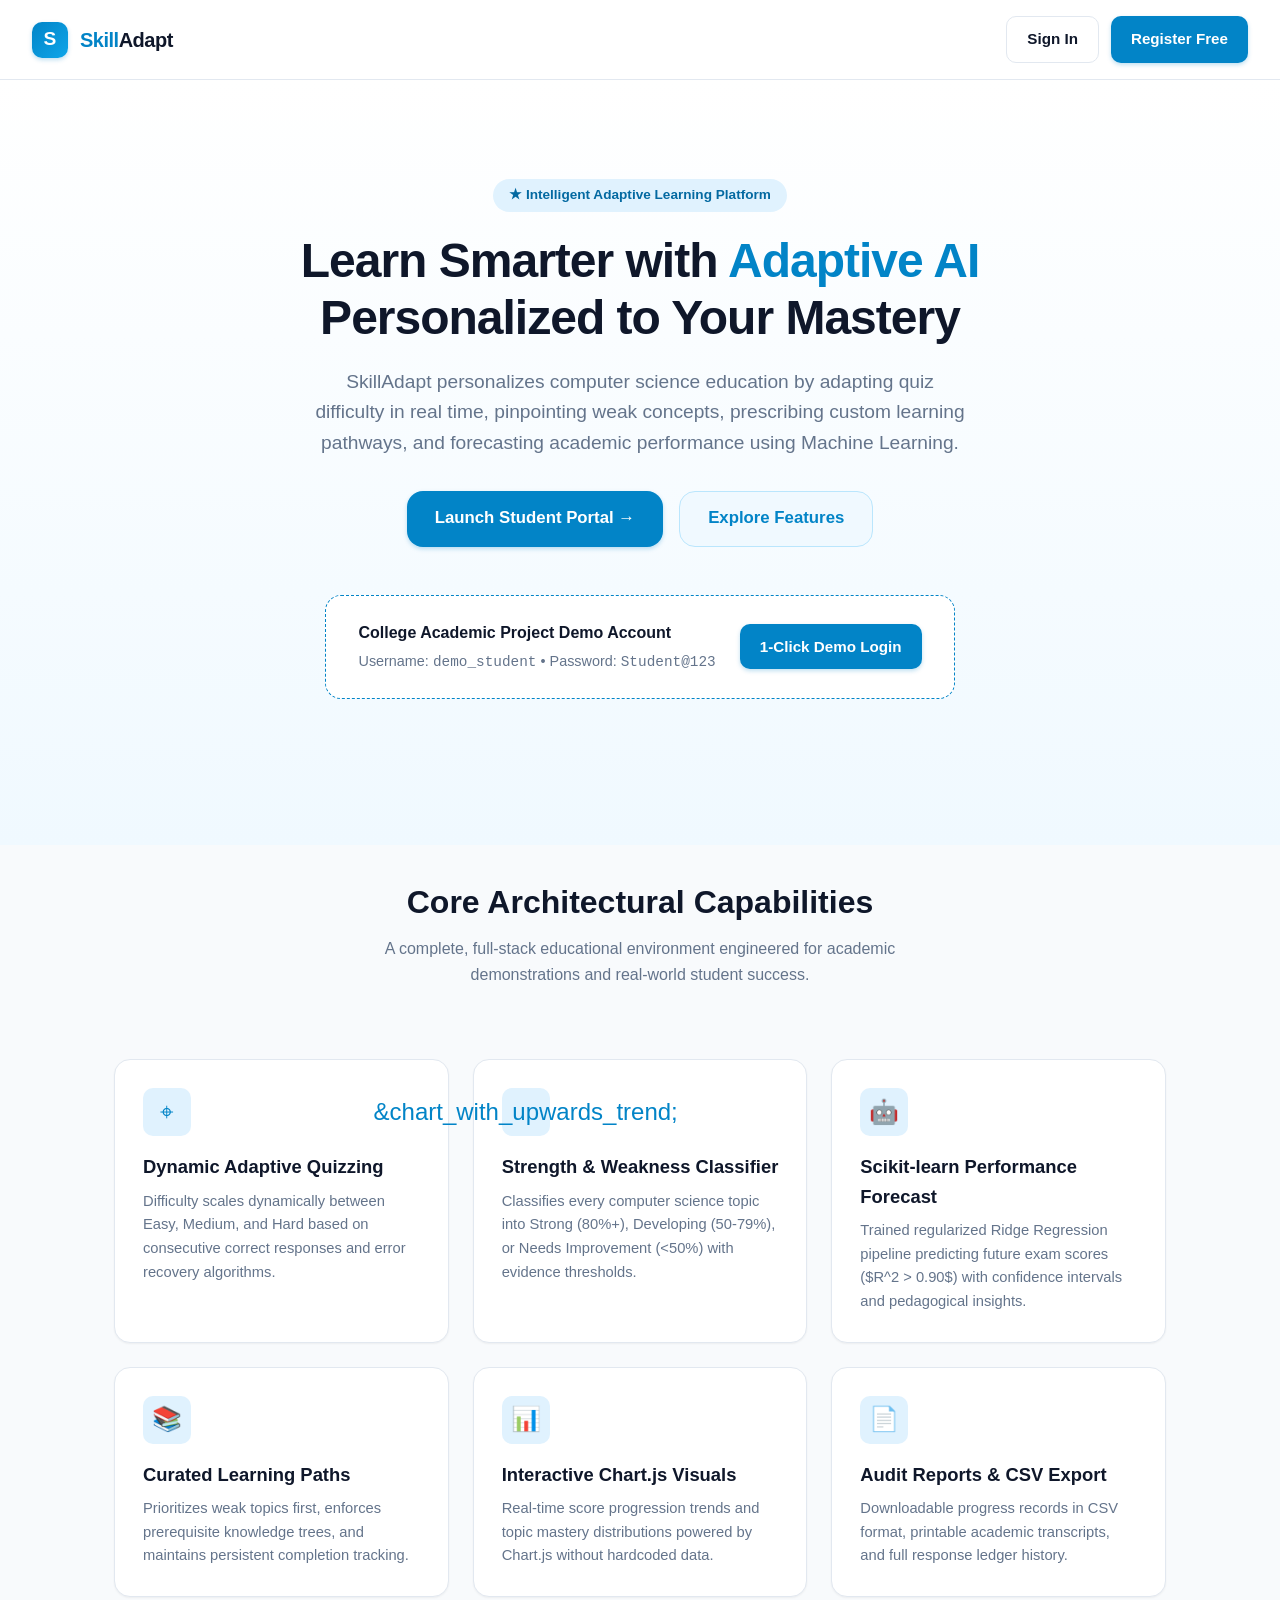
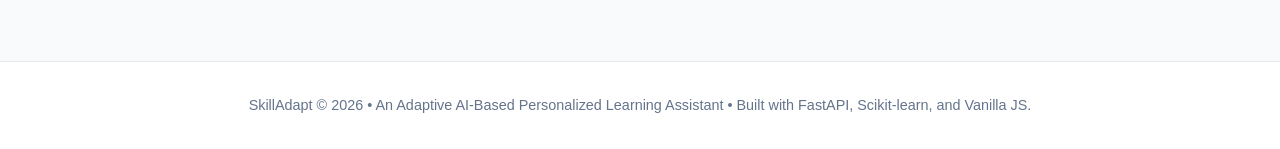
<file: frontend/index.html>
<!DOCTYPE html>
<html lang="en">
<head>
  <meta charset="UTF-8">
  <meta name="viewport" content="width=device-width, initial-scale=1.0">
  <title>SkillAdapt - Adaptive AI-Based Personalized Learning Assistant</title>
  <link rel="stylesheet" href="css/style.css">
  <style>
    .hero-section {
      min-height: 85vh;
      display: flex;
      flex-direction: column;
      justify-content: center;
      align-items: center;
      text-align: center;
      padding: 3rem 1.5rem;
      background: linear-gradient(180deg, var(--bg-surface) 0%, var(--primary-subtle) 100%);
    }
    .hero-badge {
      display: inline-flex;
      align-items: center;
      gap: 0.5rem;
      padding: 0.35rem 1rem;
      border-radius: 9999px;
      background-color: var(--primary-light);
      color: var(--primary-hover);
      font-weight: 700;
      font-size: 0.85rem;
      margin-bottom: 1.25rem;
    }
    .hero-title {
      font-size: 3rem;
      font-weight: 800;
      letter-spacing: -1px;
      color: var(--text-main);
      max-width: 800px;
      line-height: 1.2;
      margin-bottom: 1.25rem;
    }
    .hero-title span {
      color: var(--primary);
    }
    .hero-subtitle {
      font-size: 1.2rem;
      color: var(--text-muted);
      max-width: 650px;
      margin-bottom: 2rem;
      line-height: 1.6;
    }
    .hero-buttons {
      display: flex;
      gap: 1rem;
      flex-wrap: wrap;
      justify-content: center;
      margin-bottom: 3rem;
    }
    .features-grid {
      display: grid;
      grid-template-columns: repeat(auto-fit, minmax(280px, 1fr));
      gap: 1.5rem;
      max-width: 1100px;
      margin: 0 auto;
      padding: 2rem 1.5rem 4rem;
    }
    .feature-card {
      background: white;
      border: 1px solid var(--border-color);
      border-radius: var(--radius-lg);
      padding: 1.75rem;
      box-shadow: var(--shadow-sm);
      transition: transform 0.2s ease, box-shadow 0.2s ease;
    }
    .feature-card:hover {
      transform: translateY(-4px);
      box-shadow: var(--shadow-md);
    }
    .feature-icon {
      width: 48px;
      height: 48px;
      border-radius: var(--radius-md);
      background-color: var(--primary-light);
      color: var(--primary);
      display: flex;
      align-items: center;
      justify-content: center;
      font-size: 1.5rem;
      margin-bottom: 1rem;
    }
    .demo-callout {
      background: var(--bg-surface);
      border: 1.5px dashed var(--primary);
      border-radius: var(--radius-lg);
      padding: 1.5rem 2rem;
      max-width: 650px;
      margin: 0 auto 3rem;
      display: flex;
      align-items: center;
      justify-content: space-between;
      gap: 1.5rem;
      flex-wrap: wrap;
    }
  </style>
</head>
<body>

  <!-- Top Navbar -->
  <header style="background: white; border-bottom: 1px solid var(--border-color); padding: 1rem 2rem; display: flex; justify-content: space-between; align-items: center;">
    <div style="display: flex; align-items: center; gap: 0.75rem;">
      <div class="brand-icon">S</div>
      <div class="brand-name">Skill<span>Adapt</span></div>
    </div>
    <div style="display: flex; gap: 0.75rem;" id="nav-auth-buttons">
      <a href="login.html" class="btn btn-outline">Sign In</a>
      <a href="register.html" class="btn btn-primary">Register Free</a>
    </div>
  </header>

  <!-- Hero Section -->
  <section class="hero-section">
    <div class="hero-badge">&starf; Intelligent Adaptive Learning Platform</div>
    <h1 class="hero-title">
      Learn Smarter with <span>Adaptive AI</span> Personalized to Your Mastery
    </h1>
    <p class="hero-subtitle">
      SkillAdapt personalizes computer science education by adapting quiz difficulty in real time, pinpointing weak concepts, prescribing custom learning pathways, and forecasting academic performance using Machine Learning.
    </p>

    <div class="hero-buttons">
      <a href="login.html" class="btn btn-primary btn-lg">Launch Student Portal &rarr;</a>
      <a href="#features" class="btn btn-secondary btn-lg">Explore Features</a>
    </div>

    <!-- Quick Demo Box -->
    <div class="demo-callout">
      <div style="text-align: left;">
        <div style="font-weight: 700; color: var(--text-main); font-size: 1rem; margin-bottom: 0.25rem;">
          College Academic Project Demo Account
        </div>
        <div style="font-size: 0.9rem; color: var(--text-muted);">
          Username: <code>demo_student</code> &bull; Password: <code>Student@123</code>
        </div>
      </div>
      <a href="login.html" class="btn btn-primary" onclick="localStorage.setItem('autofill_demo', '1')">
        1-Click Demo Login
      </a>
    </div>
  </section>

  <!-- Features Grid -->
  <section id="features" style="background: var(--bg-main); padding-top: 2rem;">
    <div style="text-align: center; max-width: 600px; margin: 0 auto 2.5rem;">
      <h2 style="font-size: 2rem; font-weight: 800; color: var(--text-main); margin-bottom: 0.5rem;">
        Core Architectural Capabilities
      </h2>
      <p style="color: var(--text-muted);">
        A complete, full-stack educational environment engineered for academic demonstrations and real-world student success.
      </p>
    </div>

    <div class="features-grid">
      <div class="feature-card">
        <div class="feature-icon">&target;</div>
        <h3 style="font-size: 1.15rem; font-weight: 700; margin-bottom: 0.5rem;">Dynamic Adaptive Quizzing</h3>
        <p style="color: var(--text-muted); font-size: 0.92rem;">
          Difficulty scales dynamically between Easy, Medium, and Hard based on consecutive correct responses and error recovery algorithms.
        </p>
      </div>

      <div class="feature-card">
        <div class="feature-icon">&chart_with_upwards_trend;</div>
        <h3 style="font-size: 1.15rem; font-weight: 700; margin-bottom: 0.5rem;">Strength & Weakness Classifier</h3>
        <p style="color: var(--text-muted); font-size: 0.92rem;">
          Classifies every computer science topic into Strong (80%+), Developing (50-79%), or Needs Improvement (<50%) with evidence thresholds.
        </p>
      </div>

      <div class="feature-card">
        <div class="feature-icon">&#129302;</div>
        <h3 style="font-size: 1.15rem; font-weight: 700; margin-bottom: 0.5rem;">Scikit-learn Performance Forecast</h3>
        <p style="color: var(--text-muted); font-size: 0.92rem;">
          Trained regularized Ridge Regression pipeline predicting future exam scores ($R^2 > 0.90$) with confidence intervals and pedagogical insights.
        </p>
      </div>

      <div class="feature-card">
        <div class="feature-icon">&#128218;</div>
        <h3 style="font-size: 1.15rem; font-weight: 700; margin-bottom: 0.5rem;">Curated Learning Paths</h3>
        <p style="color: var(--text-muted); font-size: 0.92rem;">
          Prioritizes weak topics first, enforces prerequisite knowledge trees, and maintains persistent completion tracking.
        </p>
      </div>

      <div class="feature-card">
        <div class="feature-icon">&#128202;</div>
        <h3 style="font-size: 1.15rem; font-weight: 700; margin-bottom: 0.5rem;">Interactive Chart.js Visuals</h3>
        <p style="color: var(--text-muted); font-size: 0.92rem;">
          Real-time score progression trends and topic mastery distributions powered by Chart.js without hardcoded data.
        </p>
      </div>

      <div class="feature-card">
        <div class="feature-icon">&#128196;</div>
        <h3 style="font-size: 1.15rem; font-weight: 700; margin-bottom: 0.5rem;">Audit Reports & CSV Export</h3>
        <p style="color: var(--text-muted); font-size: 0.92rem;">
          Downloadable progress records in CSV format, printable academic transcripts, and full response ledger history.
        </p>
      </div>
    </div>
  </section>

  <!-- Footer -->
  <footer style="background: white; border-top: 1px solid var(--border-color); padding: 2rem; text-align: center; color: var(--text-muted); font-size: 0.9rem;">
    SkillAdapt &copy; 2026 &bull; An Adaptive AI-Based Personalized Learning Assistant &bull; Built with FastAPI, Scikit-learn, and Vanilla JS.
  </footer>

  <script src="js/app.js"></script>
  <script>
    // Update navbar if already logged in
    const token = getToken();
    if (token) {
      const container = document.getElementById("nav-auth-buttons");
      if (container) {
        container.innerHTML = `
          <a href="dashboard.html" class="btn btn-primary">Go to Dashboard &rarr;</a>
        `;
      }
    }
  </script>
</body>
</html>
</file>
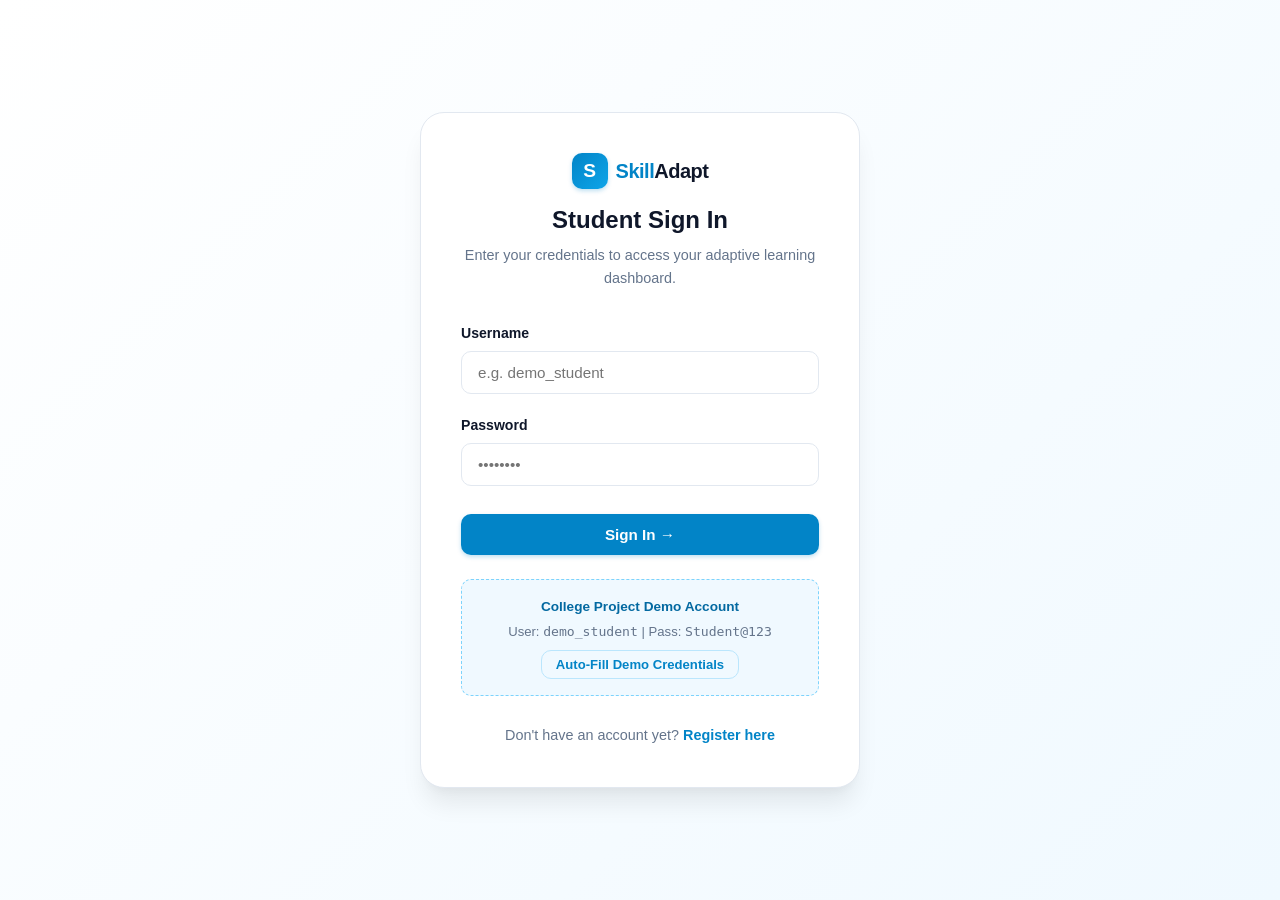
<file: frontend/learning_path.html>
<!DOCTYPE html>
<html lang="en">
<head>
  <meta charset="UTF-8">
  <meta name="viewport" content="width=device-width, initial-scale=1.0">
  <title>Personalized Learning Path - SkillAdapt</title>
  <link rel="stylesheet" href="css/style.css">
  <style>
    .filter-tabs {
      display: flex;
      gap: 0.5rem;
      margin-bottom: 2rem;
      flex-wrap: wrap;
    }
    .filter-tab {
      padding: 0.5rem 1rem;
      border-radius: var(--radius-md);
      font-size: 0.9rem;
      font-weight: 600;
      color: var(--text-muted);
      background-color: var(--bg-surface);
      border: 1px solid var(--border-color);
      cursor: pointer;
      transition: all 0.15s ease;
    }
    .filter-tab:hover {
      background-color: var(--primary-subtle);
      color: var(--primary);
    }
    .filter-tab.active {
      background-color: var(--primary);
      color: white;
      border-color: var(--primary);
    }
  </style>
</head>
<body>

  <div class="app-container">
    <div id="sidebar-container"></div>

    <main class="main-content">
      
      <!-- Page Header -->
      <header class="page-header">
        <div>
          <h1 class="page-title">Personalized Learning Path</h1>
          <p class="page-subtitle">Curriculum dynamically prioritized based on your individual quiz performance.</p>
        </div>
      </header>

      <!-- Overall Completion Progress Card -->
      <section class="card" style="margin-bottom: 2rem; background: linear-gradient(135deg, white 0%, var(--primary-subtle) 100%); border: 1.5px solid #bae6fd;">
        <div style="display: flex; justify-content: space-between; align-items: center; margin-bottom: 0.75rem; flex-wrap: wrap; gap: 0.5rem;">
          <div>
            <h2 style="font-size: 1.15rem; font-weight: 700; color: var(--text-main);">Curriculum Completion Status</h2>
            <p id="path-progress-text" style="font-size: 0.9rem; color: var(--text-muted);">
              0 of 0 modules completed (0%)
            </p>
          </div>
          <span class="badge badge-medium" style="font-size: 0.85rem; padding: 0.4rem 0.8rem;">
            Auto-Updated via Quiz Mastery
          </span>
        </div>
        <div class="quiz-progress-bar" style="margin-bottom: 0;">
          <div id="path-progress-bar" class="quiz-progress-fill" style="width: 0%;"></div>
        </div>
      </section>

      <!-- Filter Tabs -->
      <div class="filter-tabs">
        <button class="filter-tab active" data-filter="all">All Modules</button>
        <button class="filter-tab" data-filter="high">High Priority (Needs Improvement)</button>
        <button class="filter-tab" data-filter="medium">Medium Priority (Developing)</button>
        <button class="filter-tab" data-filter="completed">Completed Modules</button>
      </div>

      <!-- Loading State -->
      <div id="learning-loading" style="text-align: center; padding: 3rem;">
        <div style="font-size: 1.1rem; color: var(--text-muted);">
          Assembling your individualized learning path...
        </div>
      </div>

      <!-- Resources List Container -->
      <div id="learning-container" style="display: none;">
        <div id="resources-list"></div>
      </div>

    </main>
  </div>

  <script src="js/app.js"></script>
  <script src="js/learning_path.js"></script>
</body>
</html>
</file>
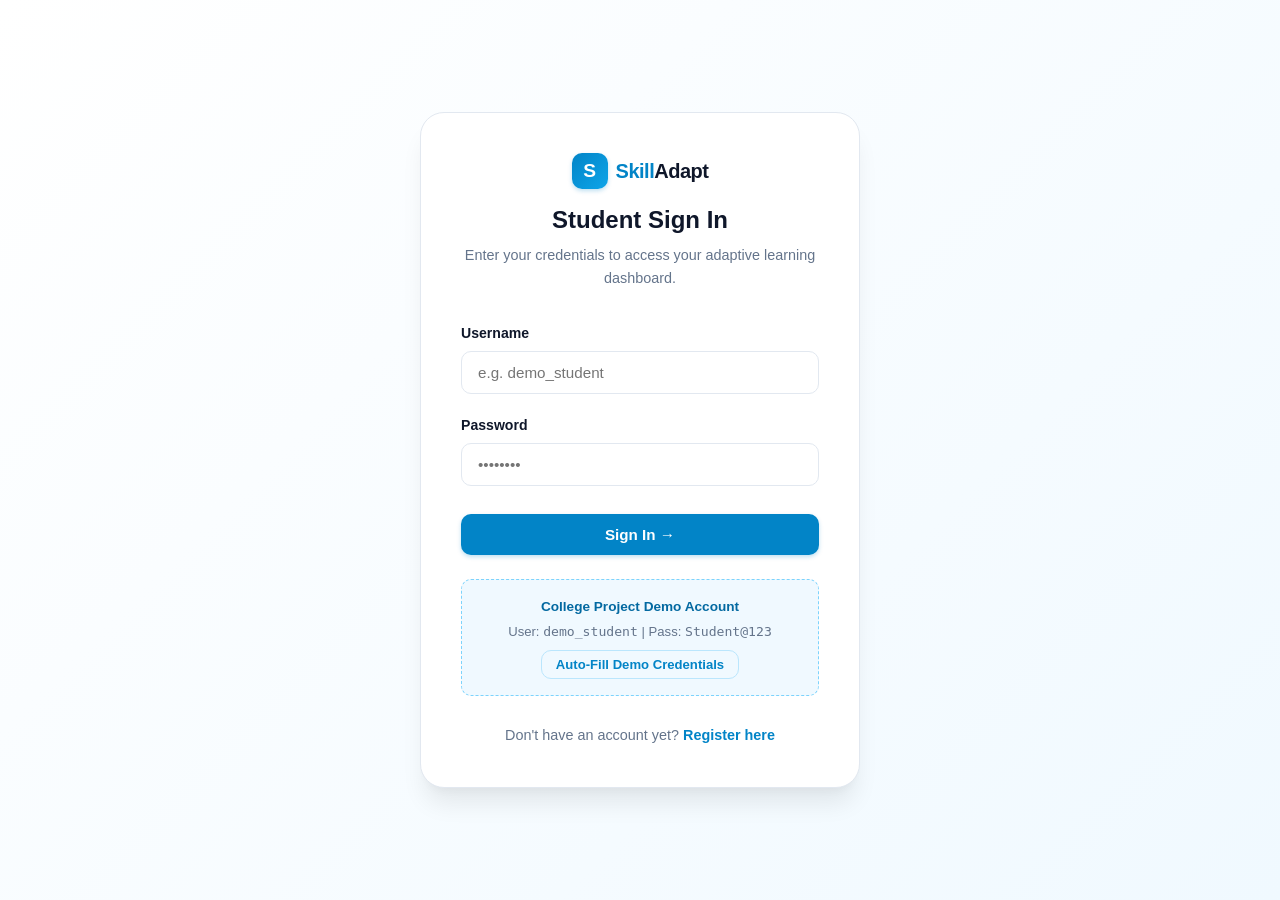
<file: frontend/login.html>
<!DOCTYPE html>
<html lang="en">
<head>
  <meta charset="UTF-8">
  <meta name="viewport" content="width=device-width, initial-scale=1.0">
  <title>Student Login - SkillAdapt</title>
  <link rel="stylesheet" href="css/style.css">
  <style>
    .auth-page {
      min-height: 100vh;
      display: flex;
      align-items: center;
      justify-content: center;
      padding: 2rem 1rem;
      background: linear-gradient(135deg, var(--bg-surface) 0%, var(--primary-subtle) 100%);
    }
    .auth-card {
      width: 100%;
      max-width: 440px;
      background: white;
      border: 1px solid var(--border-color);
      border-radius: var(--radius-xl);
      padding: 2.5rem;
      box-shadow: var(--shadow-xl);
    }
    .auth-header {
      text-align: center;
      margin-bottom: 2rem;
    }
    .auth-demo-box {
      margin-top: 1.5rem;
      padding: 1rem;
      border-radius: var(--radius-md);
      background-color: var(--primary-subtle);
      border: 1px dashed #7dd3fc;
      text-align: center;
    }
  </style>
</head>
<body class="auth-page">

  <div class="auth-card">
    <div class="auth-header">
      <div style="display: inline-flex; align-items: center; gap: 0.5rem; margin-bottom: 0.75rem;">
        <div class="brand-icon">S</div>
        <div class="brand-name">Skill<span>Adapt</span></div>
      </div>
      <h2 style="font-size: 1.5rem; font-weight: 700; color: var(--text-main);">Student Sign In</h2>
      <p style="color: var(--text-muted); font-size: 0.9rem; margin-top: 0.25rem;">
        Enter your credentials to access your adaptive learning dashboard.
      </p>
    </div>

    <div id="auth-alert" class="alert" style="display: none;"></div>

    <form id="login-form">
      <div class="form-group">
        <label for="username" class="form-label">Username</label>
        <input type="text" id="username" class="form-input" placeholder="e.g. demo_student" required autocomplete="username">
      </div>

      <div class="form-group">
        <label for="password" class="form-label">Password</label>
        <input type="password" id="password" class="form-input" placeholder="&bull;&bull;&bull;&bull;&bull;&bull;&bull;&bull;" required autocomplete="current-password">
      </div>

      <button type="submit" class="btn btn-primary" style="width: 100%; margin-top: 0.5rem; padding: 0.75rem;">
        Sign In &rarr;
      </button>
    </form>

    <div class="auth-demo-box">
      <div style="font-size: 0.85rem; font-weight: 600; color: var(--primary-hover); margin-bottom: 0.25rem;">
        College Project Demo Account
      </div>
      <div style="font-size: 0.82rem; color: var(--text-muted); margin-bottom: 0.5rem;">
        User: <code>demo_student</code> | Pass: <code>Student@123</code>
      </div>
      <button type="button" id="btn-fill-demo" class="btn btn-secondary" style="font-size: 0.82rem; padding: 0.35rem 0.85rem;">
        Auto-Fill Demo Credentials
      </button>
    </div>

    <div style="text-align: center; margin-top: 1.75rem; font-size: 0.9rem; color: var(--text-muted);">
      Don't have an account yet? 
      <a href="register.html" style="font-weight: 600; color: var(--primary);">Register here</a>
    </div>
  </div>

  <script src="js/app.js"></script>
  <script src="js/auth.js"></script>
  <script>
    // Auto-fill if redirected from index
    if (localStorage.getItem('autofill_demo') === '1') {
      localStorage.removeItem('autofill_demo');
      document.getElementById('username').value = 'demo_student';
      document.getElementById('password').value = 'Student@123';
    }
  </script>
</body>
</html>
</file>
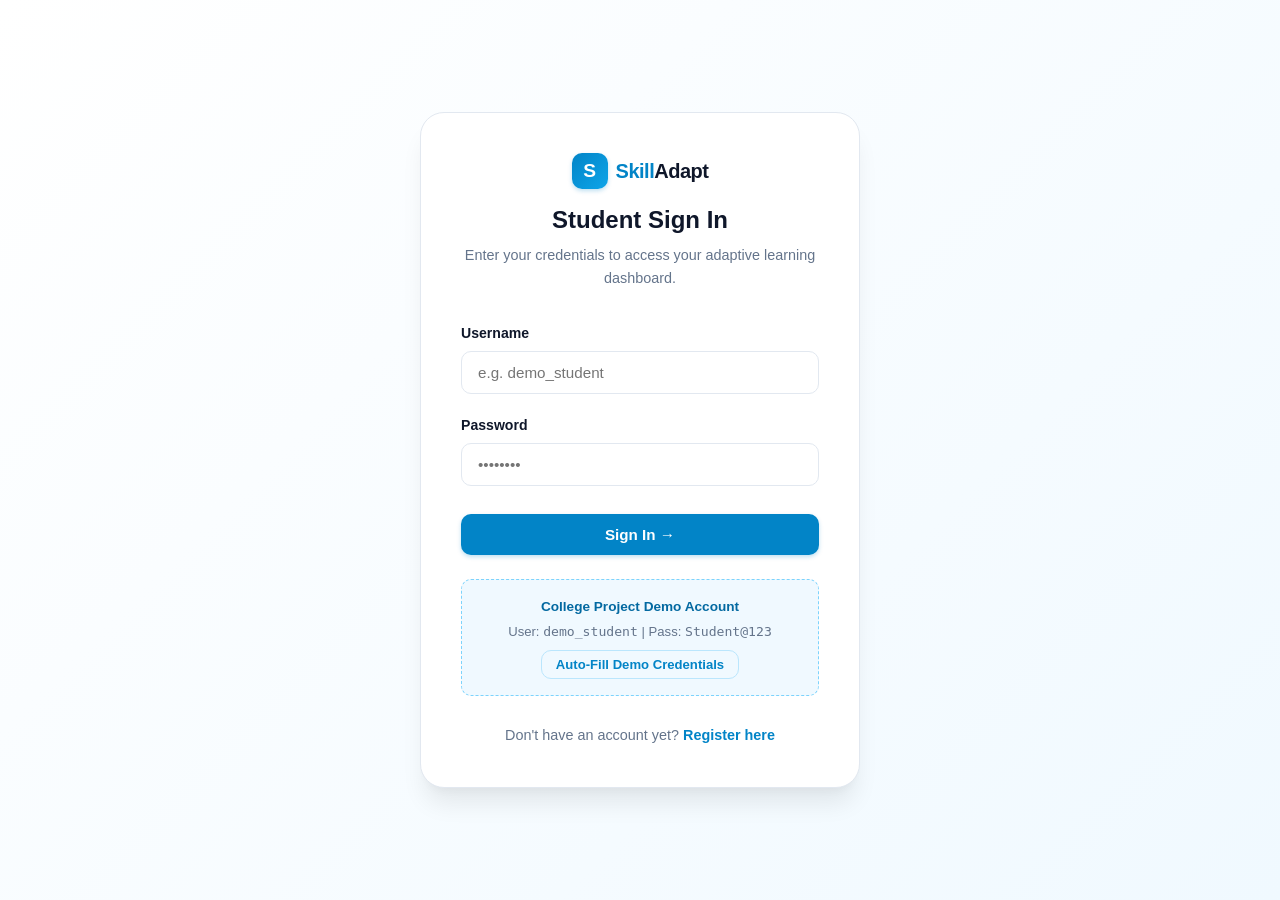
<file: frontend/quiz.html>
<!DOCTYPE html>
<html lang="en">
<head>
  <meta charset="UTF-8">
  <meta name="viewport" content="width=device-width, initial-scale=1.0">
  <title>Adaptive Quiz - SkillAdapt</title>
  <link rel="stylesheet" href="css/style.css">
</head>
<body>

  <div class="app-container">
    <div id="sidebar-container"></div>

    <main class="main-content">
      
      <!-- Page Header -->
      <header class="page-header">
        <div>
          <h1 class="page-title">Adaptive Quiz Engine</h1>
          <p class="page-subtitle">Questions adapt dynamically in real-time based on your consecutive answers.</p>
        </div>
      </header>

      <!-- 1. Quiz Setup Card -->
      <section id="quiz-setup-card" class="card" style="max-width: 600px; margin: 2rem auto;">
        <div class="card-header">
          <h2 class="card-title">Configure Your Adaptive Quiz</h2>
        </div>
        <p style="color: var(--text-muted); font-size: 0.95rem; margin-bottom: 1.5rem;">
          Select a subject area to begin. Beginners start with <strong>Easy</strong> questions. Consecutive correct answers adaptively escalate difficulty to <strong>Medium</strong> and <strong>Hard</strong>.
        </p>

        <div class="form-group">
          <label for="quiz-subject-select" class="form-label">Subject</label>
          <select id="quiz-subject-select" class="form-select">
            <option value="Python">Python</option>
            <option value="Java">Java</option>
            <option value="Data Structures">Data Structures</option>
            <option value="SQL">SQL</option>
            <option value="Machine Learning">Machine Learning</option>
          </select>
        </div>

        <div class="form-group">
          <label for="quiz-count-select" class="form-label">Number of Questions</label>
          <select id="quiz-count-select" class="form-select">
            <option value="5" selected>5 Questions (Recommended)</option>
            <option value="3">3 Questions (Quick Sprint)</option>
            <option value="8">8 Questions (Deep Practice)</option>
          </select>
        </div>

        <button id="btn-start-quiz" class="btn btn-primary btn-lg" style="width: 100%; margin-top: 1rem;">
          Start Adaptive Quiz &rarr;
        </button>
      </section>

      <!-- 2. Active Quiz Card -->
      <section id="quiz-active-card" class="quiz-box" style="display: none;">
        <!-- Top Metadata Bar -->
        <div class="quiz-top-bar">
          <div style="display: flex; gap: 0.5rem; align-items: center; flex-wrap: wrap;">
            <span id="quiz-subject-badge" class="badge badge-medium">Python</span>
            <span id="quiz-topic-badge" class="badge badge-nodata">Basics</span>
            <span id="quiz-difficulty-badge" class="badge badge-easy">Easy</span>
            <span id="quiz-marks-badge" class="badge badge-nodata">1 Mark</span>
          </div>
          <div id="quiz-counter" style="font-weight: 700; color: var(--text-muted); font-size: 0.9rem;">
            Question 1 of 5
          </div>
        </div>

        <!-- Progress Bar -->
        <div class="quiz-progress-bar">
          <div id="quiz-progress-fill" class="quiz-progress-fill" style="width: 0%;"></div>
        </div>

        <!-- Question Text -->
        <div id="question-text-content" class="question-text">
          Loading question text...
        </div>

        <!-- Options List -->
        <div id="quiz-options-container" class="options-list"></div>

        <!-- Submit & Next Action Buttons -->
        <div style="display: flex; justify-content: flex-end; gap: 1rem;">
          <button id="btn-submit-answer" class="btn btn-primary btn-lg" disabled>
            Submit Answer
          </button>
          <button id="btn-next-question" class="btn btn-primary btn-lg" style="display: none;">
            Next Question &rarr;
          </button>
        </div>

        <!-- Instant Explanation & Adaptive Feedback Box -->
        <div id="quiz-explanation-box" class="explanation-card" style="display: none;">
          <div id="explanation-result-title" class="explanation-title"></div>
          <div id="explanation-text" style="font-size: 0.95rem; color: var(--text-main);"></div>
          <div id="adaptive-adjustment-notice"></div>
        </div>
      </section>

      <!-- 3. Final Quiz Results Card -->
      <section id="quiz-results-card" class="card" style="max-width: 750px; margin: 2rem auto; display: none;">
        <div style="text-align: center; padding: 2rem 1rem 1rem;">
          <div style="display: inline-flex; align-items: center; justify-content: center; width: 64px; height: 64px; border-radius: 50%; background: var(--success-bg); color: var(--success); font-size: 2rem; margin-bottom: 1rem;">
            &check;
          </div>
          <h2 style="font-size: 1.8rem; font-weight: 800; color: var(--text-main); margin-bottom: 0.5rem;">
            Quiz Completed!
          </h2>
          <p id="result-feedback-text" style="color: var(--text-muted); font-size: 1rem; max-width: 550px; margin: 0 auto 1.5rem;">
            Feedback message loading...
          </p>

          <div style="display: flex; justify-content: center; gap: 2rem; align-items: baseline; margin-bottom: 1.5rem; flex-wrap: wrap;">
            <div>
              <span style="font-size: 0.85rem; color: var(--text-muted); text-transform: uppercase; font-weight: 700;">Score Earned</span>
              <div id="result-score-number" style="font-size: 2.5rem; font-weight: 800; color: var(--primary);">0 / 0</div>
            </div>
            <div>
              <span style="font-size: 0.85rem; color: var(--text-muted); text-transform: uppercase; font-weight: 700;">Accuracy</span>
              <div id="result-percentage" style="font-size: 2.5rem; font-weight: 800; color: var(--success);">0%</div>
            </div>
          </div>

          <div style="margin-bottom: 2rem;">
            <div style="font-size: 0.85rem; color: var(--text-muted); margin-bottom: 0.5rem; font-weight: 600;">
              Questions Encountered Across Difficulty Tiers:
            </div>
            <div id="result-diff-breakdown" style="display: flex; justify-content: center; gap: 0.5rem;"></div>
          </div>

          <div style="display: flex; gap: 1rem; justify-content: center; flex-wrap: wrap; margin-bottom: 2rem;">
            <a href="quiz.html" class="btn btn-primary">Take Another Quiz</a>
            <a href="learning_path.html" class="btn btn-secondary">Review Learning Path</a>
            <a href="dashboard.html" class="btn btn-outline">Return to Dashboard</a>
          </div>
        </div>

        <div style="border-top: 1px solid var(--border-color); padding-top: 1.5rem;">
          <h3 style="font-size: 1.1rem; font-weight: 700; margin-bottom: 1rem;">Detailed Question Review</h3>
          <div id="result-review-list"></div>
        </div>
      </section>

    </main>
  </div>

  <script src="js/app.js"></script>
  <script src="js/quiz.js"></script>
</body>
</html>
</file>
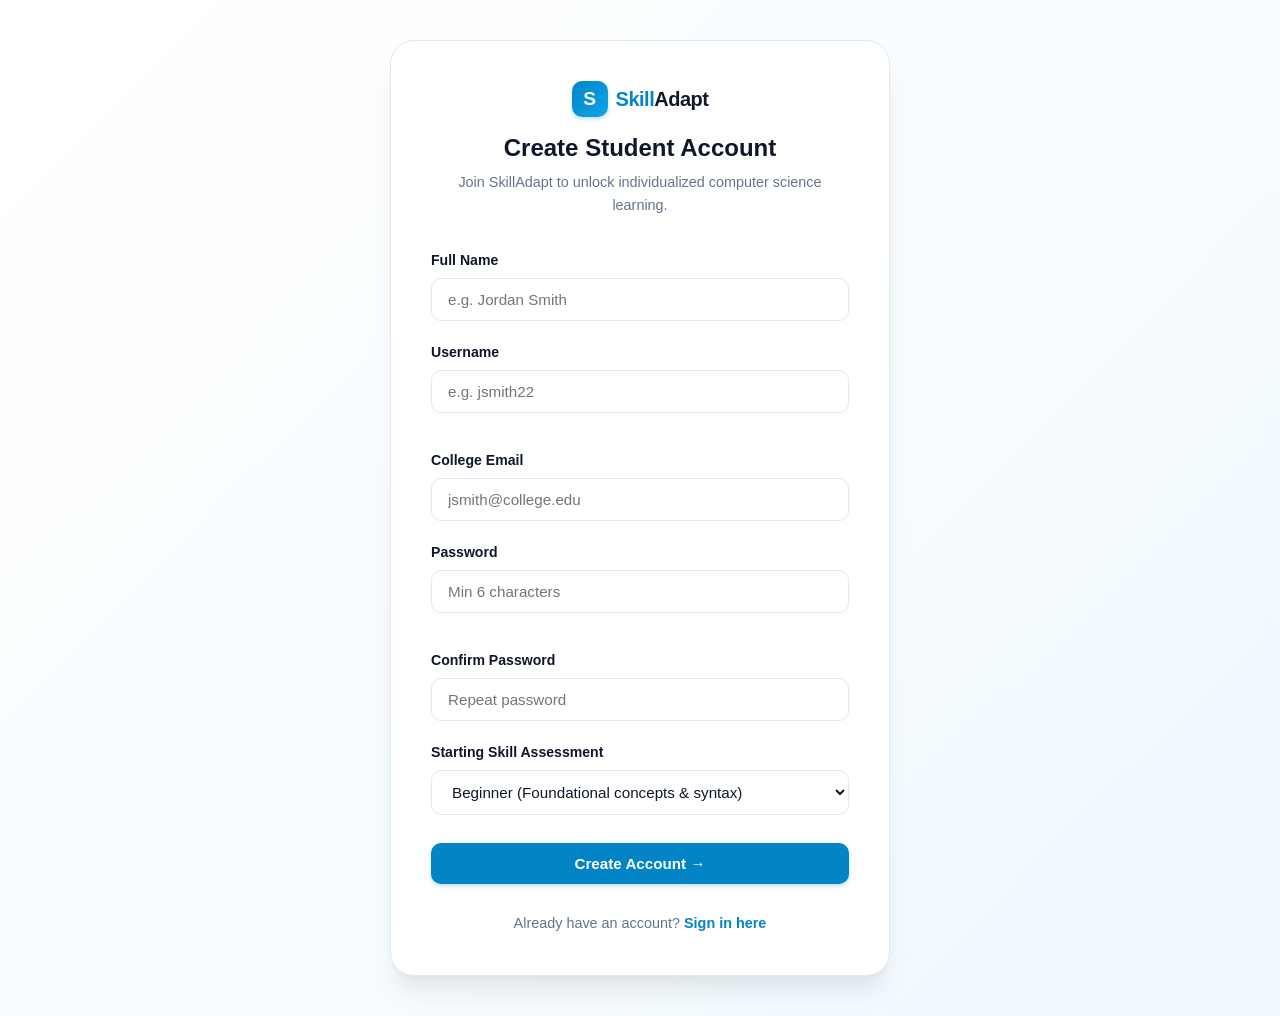
<file: frontend/register.html>
<!DOCTYPE html>
<html lang="en">
<head>
  <meta charset="UTF-8">
  <meta name="viewport" content="width=device-width, initial-scale=1.0">
  <title>Student Registration - SkillAdapt</title>
  <link rel="stylesheet" href="css/style.css">
  <style>
    .auth-page {
      min-height: 100vh;
      display: flex;
      align-items: center;
      justify-content: center;
      padding: 2.5rem 1rem;
      background: linear-gradient(135deg, var(--bg-surface) 0%, var(--primary-subtle) 100%);
    }
    .auth-card {
      width: 100%;
      max-width: 500px;
      background: white;
      border: 1px solid var(--border-color);
      border-radius: var(--radius-xl);
      padding: 2.5rem;
      box-shadow: var(--shadow-xl);
    }
    .auth-header {
      text-align: center;
      margin-bottom: 2rem;
    }
  </style>
</head>
<body class="auth-page">

  <div class="auth-card">
    <div class="auth-header">
      <div style="display: inline-flex; align-items: center; gap: 0.5rem; margin-bottom: 0.75rem;">
        <div class="brand-icon">S</div>
        <div class="brand-name">Skill<span>Adapt</span></div>
      </div>
      <h2 style="font-size: 1.5rem; font-weight: 700; color: var(--text-main);">Create Student Account</h2>
      <p style="color: var(--text-muted); font-size: 0.9rem; margin-top: 0.25rem;">
        Join SkillAdapt to unlock individualized computer science learning.
      </p>
    </div>

    <div id="auth-alert" class="alert" style="display: none;"></div>

    <form id="register-form">
      <div class="form-group">
        <label for="full_name" class="form-label">Full Name</label>
        <input type="text" id="full_name" class="form-input" placeholder="e.g. Jordan Smith" required>
      </div>

      <div class="grid-cols-2" style="margin-bottom: 0; gap: 1rem;">
        <div class="form-group">
          <label for="username" class="form-label">Username</label>
          <input type="text" id="username" class="form-input" placeholder="e.g. jsmith22" required autocomplete="username">
        </div>
        <div class="form-group">
          <label for="email" class="form-label">College Email</label>
          <input type="email" id="email" class="form-input" placeholder="jsmith@college.edu" required autocomplete="email">
        </div>
      </div>

      <div class="grid-cols-2" style="margin-bottom: 0; gap: 1rem;">
        <div class="form-group">
          <label for="password" class="form-label">Password</label>
          <input type="password" id="password" class="form-input" placeholder="Min 6 characters" required autocomplete="new-password">
        </div>
        <div class="form-group">
          <label for="confirm_password" class="form-label">Confirm Password</label>
          <input type="password" id="confirm_password" class="form-input" placeholder="Repeat password" required autocomplete="new-password">
        </div>
      </div>

      <div class="form-group">
        <label for="learning_level" class="form-label">Starting Skill Assessment</label>
        <select id="learning_level" class="form-select">
          <option value="Beginner">Beginner (Foundational concepts & syntax)</option>
          <option value="Intermediate">Intermediate (Algorithms & data structures)</option>
          <option value="Advanced">Advanced (Systems design & optimization)</option>
        </select>
      </div>

      <button type="submit" class="btn btn-primary" style="width: 100%; margin-top: 0.5rem; padding: 0.75rem;">
        Create Account &rarr;
      </button>
    </form>

    <div style="text-align: center; margin-top: 1.75rem; font-size: 0.9rem; color: var(--text-muted);">
      Already have an account? 
      <a href="login.html" style="font-weight: 600; color: var(--primary);">Sign in here</a>
    </div>
  </div>

  <script src="js/app.js"></script>
  <script src="js/auth.js"></script>
</body>
</html>
</file>
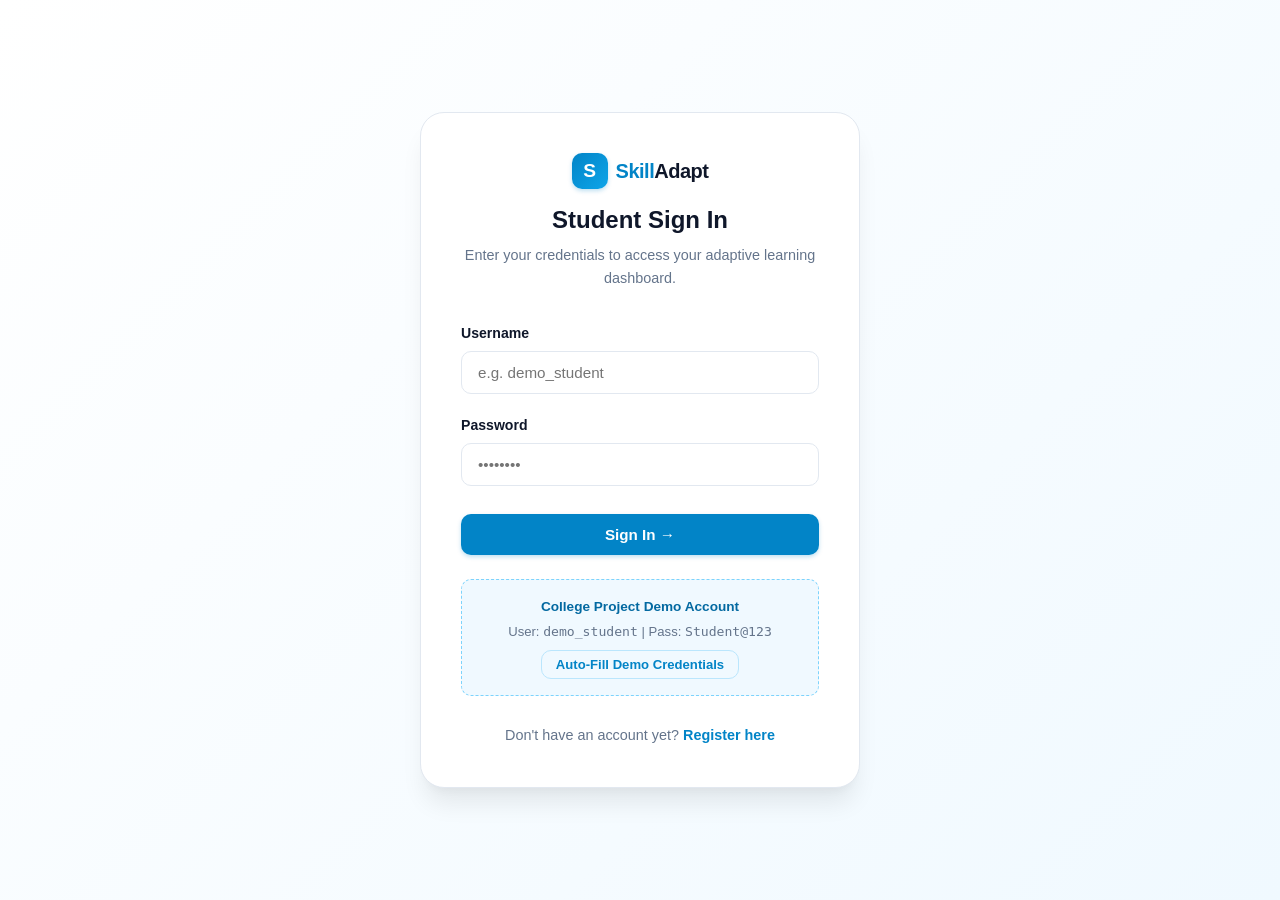
<file: frontend/reports.html>
<!DOCTYPE html>
<html lang="en">
<head>
  <meta charset="UTF-8">
  <meta name="viewport" content="width=device-width, initial-scale=1.0">
  <title>Academic Progress Report - SkillAdapt</title>
  <link rel="stylesheet" href="css/style.css">
</head>
<body>

  <div class="app-container">
    <div id="sidebar-container"></div>

    <main class="main-content">
      
      <!-- Page Header & Action Buttons -->
      <header class="page-header">
        <div>
          <h1 class="page-title">Academic Progress & Evaluation Report</h1>
          <p class="page-subtitle">Official personalized assessment report and machine learning performance forecast.</p>
        </div>
        <div style="display: flex; gap: 0.75rem;" class="no-print">
          <button id="btn-download-csv" class="btn btn-secondary">
            <svg style="width:16px;height:16px;" fill="none" viewBox="0 0 24 24" stroke="currentColor">
              <path stroke-linecap="round" stroke-linejoin="round" stroke-width="2" d="M4 16v1a3 3 0 003 3h10a3 3 0 003-3v-1m-4-4l-4 4m0 0l-4-4m4 4V4"/>
            </svg>
            Download CSV Report
          </button>
          <button id="btn-print-report" class="btn btn-primary">
            <svg style="width:16px;height:16px;" fill="none" viewBox="0 0 24 24" stroke="currentColor">
              <path stroke-linecap="round" stroke-linejoin="round" stroke-width="2" d="M17 17h2a2 2 0 002-2v-4a2 2 0 00-2-2H5a2 2 0 00-2 2v4a2 2 0 002 2h2m2 4h6a2 2 0 002-2v-4a2 2 0 00-2-2H9a2 2 0 00-2 2v4a2 2 0 002 2zm8-12V5a2 2 0 00-2-2H9a2 2 0 00-2 2v4h10z"/>
            </svg>
            Print Report / PDF
          </button>
        </div>
      </header>

      <!-- Loading State -->
      <div id="report-loading" style="text-align: center; padding: 3rem;">
        <div style="font-size: 1.1rem; color: var(--text-muted);">
          Compiling student academic record and predictive models...
        </div>
      </div>

      <!-- Printable Report Container -->
      <div id="report-content" style="display: none;">
        
        <!-- Student Info Header Card -->
        <section class="card" style="margin-bottom: 2rem; border-top: 4px solid var(--primary);">
          <div style="display: flex; justify-content: space-between; align-items: flex-start; flex-wrap: wrap; gap: 1rem;">
            <div>
              <div style="font-size: 0.85rem; color: var(--primary); font-weight: 700; text-transform: uppercase; margin-bottom: 0.25rem;">
                SkillAdapt Academic Evaluation Report
              </div>
              <h2 id="report-student-name" style="font-size: 1.5rem; font-weight: 800; color: var(--text-main);">
                Student Name
              </h2>
              <div style="font-size: 0.9rem; color: var(--text-muted); margin-top: 0.25rem;">
                ID: <code id="report-student-id">STD_0000</code> &bull; Username: <code id="report-student-username">username</code> &bull; Email: <span id="report-student-email">email@college.edu</span>
              </div>
            </div>
            <div style="text-align: right;">
              <div style="font-size: 0.85rem; color: var(--text-muted);">Report Date</div>
              <div id="report-generated-date" style="font-weight: 600; color: var(--text-main);">Current Date</div>
              <div style="margin-top: 0.25rem;">
                Status: <span id="report-learning-level" class="badge badge-medium">Intermediate Student</span>
              </div>
            </div>
          </div>
        </section>

        <!-- Executive Summary Highlights -->
        <section class="grid-cols-4" style="margin-bottom: 2rem;">
          <div class="card" style="padding: 1.25rem;">
            <div style="font-size: 0.8rem; color: var(--text-muted); font-weight: 600; text-transform: uppercase;">Overall Average</div>
            <div id="report-avg-score" style="font-size: 1.8rem; font-weight: 800; color: var(--primary); margin-top: 0.25rem;">0%</div>
          </div>
          <div class="card" style="padding: 1.25rem;">
            <div style="font-size: 0.8rem; color: var(--text-muted); font-weight: 600; text-transform: uppercase;">Quizzes Attempted</div>
            <div id="report-total-quizzes" style="font-size: 1.8rem; font-weight: 800; color: var(--text-main); margin-top: 0.25rem;">0</div>
          </div>
          <div class="card" style="padding: 1.25rem;">
            <div style="font-size: 0.8rem; color: var(--text-muted); font-weight: 600; text-transform: uppercase;">Completed Topics</div>
            <div id="report-completed-topics" style="font-size: 1.8rem; font-weight: 800; color: var(--success); margin-top: 0.25rem;">0</div>
          </div>
          <div class="card" style="padding: 1.25rem;">
            <div style="font-size: 0.8rem; color: var(--text-muted); font-weight: 600; text-transform: uppercase;">Strongest Topic</div>
            <div id="report-strongest-topic" style="font-size: 1rem; font-weight: 700; color: var(--text-main); margin-top: 0.5rem;">Evaluating...</div>
          </div>
        </section>

        <!-- Predictive AI Performance Analytics Section -->
        <section class="card" style="margin-bottom: 2rem;">
          <div class="card-header">
            <h3 class="card-title">Machine Learning Performance Projection (Scikit-learn)</h3>
            <span class="badge badge-medium">Predictive Model</span>
          </div>
          <div id="report-prediction-box"></div>
        </section>

        <!-- Topic Mastery Ledger Table -->
        <section class="card" style="margin-bottom: 2rem;">
          <div class="card-header">
            <h3 class="card-title">Topic-Wise Competency Analysis</h3>
          </div>
          <div class="table-responsive">
            <table class="custom-table">
              <thead>
                <tr>
                  <th>Topic</th>
                  <th>Subject</th>
                  <th>Questions Answered</th>
                  <th>Accuracy</th>
                  <th>Evaluation</th>
                </tr>
              </thead>
              <tbody id="report-topics-body"></tbody>
            </table>
          </div>
        </section>

        <!-- Quiz Attempts History Table -->
        <section class="card">
          <div class="card-header">
            <h3 class="card-title">Completed Quiz Attempts Ledger</h3>
          </div>
          <div class="table-responsive">
            <table class="custom-table">
              <thead>
                <tr>
                  <th>Attempt ID</th>
                  <th>Subject</th>
                  <th>Date Completed</th>
                  <th>Difficulty Distribution</th>
                  <th>Score Earned</th>
                  <th>Accuracy</th>
                </tr>
              </thead>
              <tbody id="report-attempts-body"></tbody>
            </table>
          </div>
        </section>

      </div>
    </main>
  </div>

  <script src="js/app.js"></script>
  <script src="js/reports.js"></script>
</body>
</html>
</file>
<file: frontend/css/style.css>
/* ==========================================================================
   SkillAdapt - Modern Light Educational Theme Stylesheet
   Soft Sky-Blue Accents, Crisp Typography, Accessible UI
   ========================================================================== */

:root {
  --primary: #0284c7;         /* Sky Blue 600 */
  --primary-hover: #0369a1;   /* Sky Blue 700 */
  --primary-light: #e0f2fe;   /* Sky Blue 100 */
  --primary-subtle: #f0f9ff;  /* Sky Blue 50 */
  --secondary: #0ea5e9;       /* Sky Blue 500 */
  --accent: #38bdf8;          /* Sky Blue 400 */
  
  --bg-main: #f8fafc;         /* Slate 50 */
  --bg-surface: #ffffff;      /* Pure White */
  --bg-subtle: #f1f5f9;       /* Slate 100 */
  
  --text-main: #0f172a;       /* Slate 900 */
  --text-muted: #64748b;      /* Slate 500 */
  --text-light: #94a3b8;      /* Slate 400 */
  
  --border-color: #e2e8f0;    /* Slate 200 */
  --border-focus: #38bdf8;
  
  --success: #10b981;         /* Emerald 500 */
  --success-bg: #d1fae5;
  --success-text: #065f46;
  
  --warning: #f59e0b;         /* Amber 500 */
  --warning-bg: #fef3c7;
  --warning-text: #92400e;
  
  --danger: #ef4444;          /* Red 500 */
  --danger-bg: #fee2e2;
  --danger-text: #991b1b;
  
  --info: #0284c7;
  --info-bg: #e0f2fe;
  --info-text: #0369a1;

  --diff-easy: #10b981;
  --diff-easy-bg: #ecfdf5;
  --diff-medium: #0284c7;
  --diff-medium-bg: #f0f9ff;
  --diff-hard: #8b5cf6;
  --diff-hard-bg: #f5f3ff;
  
  --radius-sm: 6px;
  --radius-md: 10px;
  --radius-lg: 16px;
  --radius-xl: 24px;
  
  --shadow-sm: 0 1px 2px 0 rgba(0, 0, 0, 0.05);
  --shadow-md: 0 4px 6px -1px rgba(0, 0, 0, 0.05), 0 2px 4px -2px rgba(0, 0, 0, 0.05);
  --shadow-lg: 0 10px 15px -3px rgba(0, 0, 0, 0.06), 0 4px 6px -4px rgba(0, 0, 0, 0.04);
  --shadow-xl: 0 20px 25px -5px rgba(0, 0, 0, 0.08), 0 8px 10px -6px rgba(0, 0, 0, 0.04);
  
  --sidebar-width: 260px;
  --header-height: 70px;
}

*, *::before, *::after {
  box-sizing: border-box;
  margin: 0;
  padding: 0;
}

body {
  font-family: -apple-system, BlinkMacSystemFont, "Segoe UI", Roboto, "Helvetica Neue", Arial, sans-serif;
  background-color: var(--bg-main);
  color: var(--text-main);
  line-height: 1.6;
  -webkit-font-smoothing: antialiased;
  min-height: 100vh;
}

a {
  color: var(--primary);
  text-decoration: none;
  transition: color 0.15s ease;
}

a:hover {
  color: var(--primary-hover);
}

/* ==========================================================================
   App Layout: Sidebar & Content Area
   ========================================================================== */
.app-container {
  display: flex;
  min-height: 100vh;
}

.sidebar {
  width: var(--sidebar-width);
  background-color: var(--bg-surface);
  border-right: 1px solid var(--border-color);
  display: flex;
  flex-direction: column;
  position: fixed;
  top: 0;
  bottom: 0;
  left: 0;
  z-index: 100;
  transition: transform 0.3s ease;
}

.sidebar-header {
  height: var(--header-height);
  padding: 0 1.5rem;
  display: flex;
  align-items: center;
  gap: 0.75rem;
  border-bottom: 1px solid var(--border-color);
}

.brand-icon {
  width: 36px;
  height: 36px;
  border-radius: var(--radius-md);
  background: linear-gradient(135deg, var(--primary), var(--secondary));
  color: white;
  display: flex;
  align-items: center;
  justify-content: center;
  font-weight: 700;
  font-size: 1.2rem;
  box-shadow: 0 2px 4px rgba(2, 132, 199, 0.25);
}

.brand-name {
  font-size: 1.25rem;
  font-weight: 700;
  color: var(--primary);
  letter-spacing: -0.5px;
}

.brand-name span {
  color: var(--text-main);
}

.sidebar-nav {
  padding: 1.5rem 1rem;
  flex: 1;
  display: flex;
  flex-direction: column;
  gap: 0.35rem;
}

.nav-link {
  display: flex;
  align-items: center;
  gap: 0.85rem;
  padding: 0.75rem 1rem;
  border-radius: var(--radius-md);
  color: var(--text-muted);
  font-weight: 500;
  font-size: 0.95rem;
  transition: all 0.15s ease;
}

.nav-link:hover {
  background-color: var(--primary-subtle);
  color: var(--primary);
}

.nav-link.active {
  background-color: var(--primary-light);
  color: var(--primary-hover);
  font-weight: 600;
}

.nav-link svg {
  width: 20px;
  height: 20px;
  flex-shrink: 0;
}

.sidebar-footer {
  padding: 1rem 1.5rem;
  border-top: 1px solid var(--border-color);
  background-color: var(--bg-surface);
}

.user-badge {
  display: flex;
  align-items: center;
  gap: 0.75rem;
  margin-bottom: 0.75rem;
}

.user-avatar {
  width: 36px;
  height: 36px;
  border-radius: 50%;
  background-color: var(--primary-light);
  color: var(--primary);
  font-weight: 600;
  display: flex;
  align-items: center;
  justify-content: center;
  font-size: 0.9rem;
}

.user-info {
  flex: 1;
  overflow: hidden;
}

.user-name {
  font-size: 0.9rem;
  font-weight: 600;
  color: var(--text-main);
  white-space: nowrap;
  overflow: hidden;
  text-overflow: ellipsis;
}

.user-level {
  font-size: 0.75rem;
  color: var(--primary);
  font-weight: 500;
}

.btn-logout {
  width: 100%;
  display: flex;
  align-items: center;
  justify-content: center;
  gap: 0.5rem;
  padding: 0.5rem;
  font-size: 0.85rem;
  color: var(--danger-text);
  background: var(--danger-bg);
  border: 1px solid #fecaca;
  border-radius: var(--radius-sm);
  cursor: pointer;
  font-weight: 600;
  transition: all 0.15s ease;
}

.btn-logout:hover {
  background-color: #fca5a5;
}

.main-content {
  flex: 1;
  margin-left: var(--sidebar-width);
  padding: 2rem 2.5rem;
  max-width: 1300px;
}

/* Header Banner / Top Bar */
.page-header {
  margin-bottom: 2rem;
  display: flex;
  justify-content: space-between;
  align-items: flex-start;
  flex-wrap: wrap;
  gap: 1rem;
}

.page-title {
  font-size: 1.75rem;
  font-weight: 700;
  color: var(--text-main);
  letter-spacing: -0.5px;
}

.page-subtitle {
  color: var(--text-muted);
  font-size: 0.95rem;
  margin-top: 0.25rem;
}

/* ==========================================================================
   Card Elements & Grid
   ========================================================================== */
.card {
  background-color: var(--bg-surface);
  border: 1px solid var(--border-color);
  border-radius: var(--radius-lg);
  padding: 1.5rem;
  box-shadow: var(--shadow-sm);
  transition: transform 0.15s ease, box-shadow 0.15s ease;
}

.card:hover {
  box-shadow: var(--shadow-md);
}

.card-header {
  display: flex;
  justify-content: space-between;
  align-items: center;
  margin-bottom: 1.25rem;
}

.card-title {
  font-size: 1.15rem;
  font-weight: 600;
  color: var(--text-main);
}

.grid-cols-4 {
  display: grid;
  grid-template-columns: repeat(auto-fit, minmax(230px, 1fr));
  gap: 1.25rem;
  margin-bottom: 2rem;
}

.grid-cols-2 {
  display: grid;
  grid-template-columns: repeat(auto-fit, minmax(380px, 1fr));
  gap: 1.5rem;
  margin-bottom: 2rem;
}

.grid-cols-3 {
  display: grid;
  grid-template-columns: repeat(auto-fit, minmax(300px, 1fr));
  gap: 1.5rem;
  margin-bottom: 2rem;
}

/* Stat Cards */
.stat-card {
  display: flex;
  align-items: center;
  gap: 1.25rem;
  padding: 1.25rem;
  border-radius: var(--radius-lg);
  background: var(--bg-surface);
  border: 1px solid var(--border-color);
  box-shadow: var(--shadow-sm);
}

.stat-icon {
  width: 48px;
  height: 48px;
  border-radius: var(--radius-md);
  display: flex;
  align-items: center;
  justify-content: center;
  flex-shrink: 0;
}

.stat-icon.blue { background-color: var(--primary-light); color: var(--primary); }
.stat-icon.green { background-color: var(--success-bg); color: var(--success); }
.stat-icon.amber { background-color: var(--warning-bg); color: var(--warning); }
.stat-icon.purple { background-color: var(--diff-hard-bg); color: var(--diff-hard); }

.stat-details {
  display: flex;
  flex-direction: column;
}

.stat-label {
  font-size: 0.85rem;
  color: var(--text-muted);
  font-weight: 500;
}

.stat-value {
  font-size: 1.6rem;
  font-weight: 700;
  color: var(--text-main);
  line-height: 1.2;
}

/* AI Prediction Widget */
.ai-prediction-card {
  background: linear-gradient(135deg, #ffffff 0%, var(--primary-subtle) 100%);
  border: 1.5px solid #bae6fd;
  border-radius: var(--radius-lg);
  padding: 1.5rem;
  margin-bottom: 2rem;
  box-shadow: var(--shadow-md);
  display: flex;
  align-items: center;
  justify-content: space-between;
  gap: 2rem;
}

.ai-prediction-left {
  flex: 1;
}

.ai-badge {
  display: inline-flex;
  align-items: center;
  gap: 0.4rem;
  padding: 0.25rem 0.75rem;
  border-radius: 9999px;
  background-color: var(--primary-light);
  color: var(--primary-hover);
  font-size: 0.8rem;
  font-weight: 700;
  margin-bottom: 0.5rem;
  text-transform: uppercase;
  letter-spacing: 0.5px;
}

.ai-score-display {
  display: flex;
  align-items: baseline;
  gap: 0.5rem;
}

.ai-score-number {
  font-size: 3rem;
  font-weight: 800;
  color: var(--primary);
  line-height: 1;
}

.ai-score-scale {
  font-size: 1.25rem;
  color: var(--text-muted);
  font-weight: 600;
}

.ai-confidence {
  font-size: 0.85rem;
  color: var(--text-muted);
  margin-top: 0.25rem;
}

.ai-explanation {
  margin-top: 0.75rem;
  font-size: 0.95rem;
  color: var(--text-main);
}

.ai-metrics-pill {
  display: flex;
  gap: 1rem;
  margin-top: 0.75rem;
  font-size: 0.8rem;
  color: var(--text-muted);
}

/* ==========================================================================
   Badges, Pills & Labels
   ========================================================================== */
.badge {
  display: inline-flex;
  align-items: center;
  gap: 0.35rem;
  padding: 0.25rem 0.65rem;
  border-radius: 9999px;
  font-size: 0.75rem;
  font-weight: 600;
}

.badge-strong { background-color: var(--success-bg); color: var(--success-text); }
.badge-developing { background-color: var(--warning-bg); color: var(--warning-text); }
.badge-weak { background-color: var(--danger-bg); color: var(--danger-text); }
.badge-nodata { background-color: var(--bg-subtle); color: var(--text-muted); }

.badge-easy { background-color: var(--diff-easy-bg); color: var(--diff-easy); border: 1px solid #a7f3d0; }
.badge-medium { background-color: var(--diff-medium-bg); color: var(--diff-medium); border: 1px solid #bae6fd; }
.badge-hard { background-color: var(--diff-hard-bg); color: var(--diff-hard); border: 1px solid #ddd6fe; }

/* Buttons */
.btn {
  display: inline-flex;
  align-items: center;
  justify-content: center;
  gap: 0.5rem;
  padding: 0.65rem 1.25rem;
  border-radius: var(--radius-md);
  font-size: 0.95rem;
  font-weight: 600;
  cursor: pointer;
  transition: all 0.15s ease;
  border: none;
  outline: none;
  text-decoration: none;
}

.btn-primary {
  background-color: var(--primary);
  color: white;
  box-shadow: 0 2px 4px rgba(2, 132, 199, 0.25);
}

.btn-primary:hover {
  background-color: var(--primary-hover);
  color: white;
}

.btn-secondary {
  background-color: var(--primary-subtle);
  color: var(--primary);
  border: 1px solid #bae6fd;
}

.btn-secondary:hover {
  background-color: var(--primary-light);
}

.btn-outline {
  background-color: transparent;
  border: 1px solid var(--border-color);
  color: var(--text-main);
}

.btn-outline:hover {
  background-color: var(--bg-subtle);
}

.btn-success {
  background-color: var(--success);
  color: white;
}

.btn-success:hover {
  background-color: #059669;
}

.btn-lg {
  padding: 0.85rem 1.75rem;
  font-size: 1.05rem;
  border-radius: var(--radius-lg);
}

/* Forms */
.form-group {
  margin-bottom: 1.25rem;
}

.form-label {
  display: block;
  font-size: 0.88rem;
  font-weight: 600;
  color: var(--text-main);
  margin-bottom: 0.4rem;
}

.form-input, .form-select {
  width: 100%;
  padding: 0.75rem 1rem;
  border: 1px solid var(--border-color);
  border-radius: var(--radius-md);
  font-size: 0.95rem;
  color: var(--text-main);
  background-color: var(--bg-surface);
  transition: border-color 0.15s ease, box-shadow 0.15s ease;
}

.form-input:focus, .form-select:focus {
  border-color: var(--border-focus);
  outline: none;
  box-shadow: 0 0 0 3px rgba(56, 189, 248, 0.2);
}

/* Tables */
.table-responsive {
  overflow-x: auto;
  border-radius: var(--radius-md);
  border: 1px solid var(--border-color);
}

.custom-table {
  width: 100%;
  border-collapse: collapse;
  text-align: left;
  font-size: 0.9rem;
}

.custom-table th {
  background-color: var(--bg-subtle);
  color: var(--text-muted);
  font-weight: 600;
  padding: 0.85rem 1rem;
  border-bottom: 1px solid var(--border-color);
}

.custom-table td {
  padding: 0.85rem 1rem;
  border-bottom: 1px solid var(--border-color);
  color: var(--text-main);
}

.custom-table tr:last-child td {
  border-bottom: none;
}

.custom-table tbody tr:hover {
  background-color: var(--primary-subtle);
}

/* ==========================================================================
   Quiz Interface
   ========================================================================== */
.quiz-box {
  background-color: var(--bg-surface);
  border: 1px solid var(--border-color);
  border-radius: var(--radius-xl);
  padding: 2.5rem;
  box-shadow: var(--shadow-lg);
  max-width: 800px;
  margin: 0 auto;
}

.quiz-top-bar {
  display: flex;
  justify-content: space-between;
  align-items: center;
  margin-bottom: 1.5rem;
}

.quiz-progress-bar {
  width: 100%;
  height: 8px;
  background-color: var(--border-color);
  border-radius: 9999px;
  overflow: hidden;
  margin-bottom: 2rem;
}

.quiz-progress-fill {
  height: 100%;
  background: linear-gradient(90deg, var(--primary), var(--secondary));
  transition: width 0.3s ease;
}

.question-text {
  font-size: 1.25rem;
  font-weight: 600;
  color: var(--text-main);
  margin-bottom: 1.75rem;
  line-height: 1.5;
}

.options-list {
  display: flex;
  flex-direction: column;
  gap: 0.85rem;
  margin-bottom: 2rem;
}

.option-card {
  display: flex;
  align-items: center;
  padding: 1rem 1.25rem;
  border: 1.5px solid var(--border-color);
  border-radius: var(--radius-lg);
  cursor: pointer;
  transition: all 0.15s ease;
  background-color: var(--bg-surface);
  font-size: 1rem;
}

.option-card:hover:not(.locked) {
  border-color: var(--primary);
  background-color: var(--primary-subtle);
  transform: translateX(4px);
}

.option-card.selected {
  border-color: var(--primary);
  background-color: var(--primary-light);
  font-weight: 600;
}

.option-card.correct {
  border-color: var(--success);
  background-color: var(--success-bg);
  color: var(--success-text);
  font-weight: 600;
}

.option-card.incorrect {
  border-color: var(--danger);
  background-color: var(--danger-bg);
  color: var(--danger-text);
}

.option-prefix {
  width: 28px;
  height: 28px;
  border-radius: 50%;
  background-color: var(--bg-subtle);
  color: var(--text-muted);
  display: flex;
  align-items: center;
  justify-content: center;
  font-weight: 700;
  font-size: 0.85rem;
  margin-right: 1rem;
  flex-shrink: 0;
}

.option-card.selected .option-prefix {
  background-color: var(--primary);
  color: white;
}

.explanation-card {
  margin-top: 1.5rem;
  padding: 1.25rem;
  border-radius: var(--radius-lg);
  background-color: var(--primary-subtle);
  border-left: 4px solid var(--primary);
  animation: fadeIn 0.3s ease;
}

.explanation-title {
  font-weight: 700;
  color: var(--primary-hover);
  margin-bottom: 0.35rem;
  display: flex;
  align-items: center;
  gap: 0.5rem;
}

/* ==========================================================================
   Alerts & Notifications
   ========================================================================== */
.alert {
  padding: 1rem 1.25rem;
  border-radius: var(--radius-md);
  margin-bottom: 1.25rem;
  display: flex;
  align-items: center;
  gap: 0.75rem;
  font-size: 0.92rem;
}

.alert-danger {
  background-color: var(--danger-bg);
  color: var(--danger-text);
  border: 1px solid #fecaca;
}

.alert-success {
  background-color: var(--success-bg);
  color: var(--success-text);
  border: 1px solid #a7f3d0;
}

.alert-info {
  background-color: var(--info-bg);
  color: var(--info-text);
  border: 1px solid #bae6fd;
}

/* Animations */
@keyframes fadeIn {
  from { opacity: 0; transform: translateY(6px); }
  to { opacity: 1; transform: translateY(0); }
}

/* ==========================================================================
   Print Stylesheet (@media print)
   ========================================================================== */
@media print {
  .sidebar, .btn, .no-print, .brand-icon {
    display: none !important;
  }
  
  .main-content {
    margin-left: 0 !important;
    padding: 0 !important;
    max-width: 100% !important;
  }
  
  body {
    background: white !important;
    color: black !important;
    font-size: 12pt !important;
  }
  
  .card {
    border: 1px solid #ccc !important;
    box-shadow: none !important;
    break-inside: avoid;
    margin-bottom: 1.5rem !important;
  }
  
  .custom-table th {
    background-color: #eee !important;
    color: black !important;
  }
}

/* Responsive adjustments */
@media (max-width: 900px) {
  .sidebar {
    transform: translateX(-100%);
  }
  .sidebar.open {
    transform: translateX(0);
  }
  .main-content {
    margin-left: 0;
    padding: 1.5rem;
  }
  .ai-prediction-card {
    flex-direction: column;
    align-items: flex-start;
  }
}
</file>
